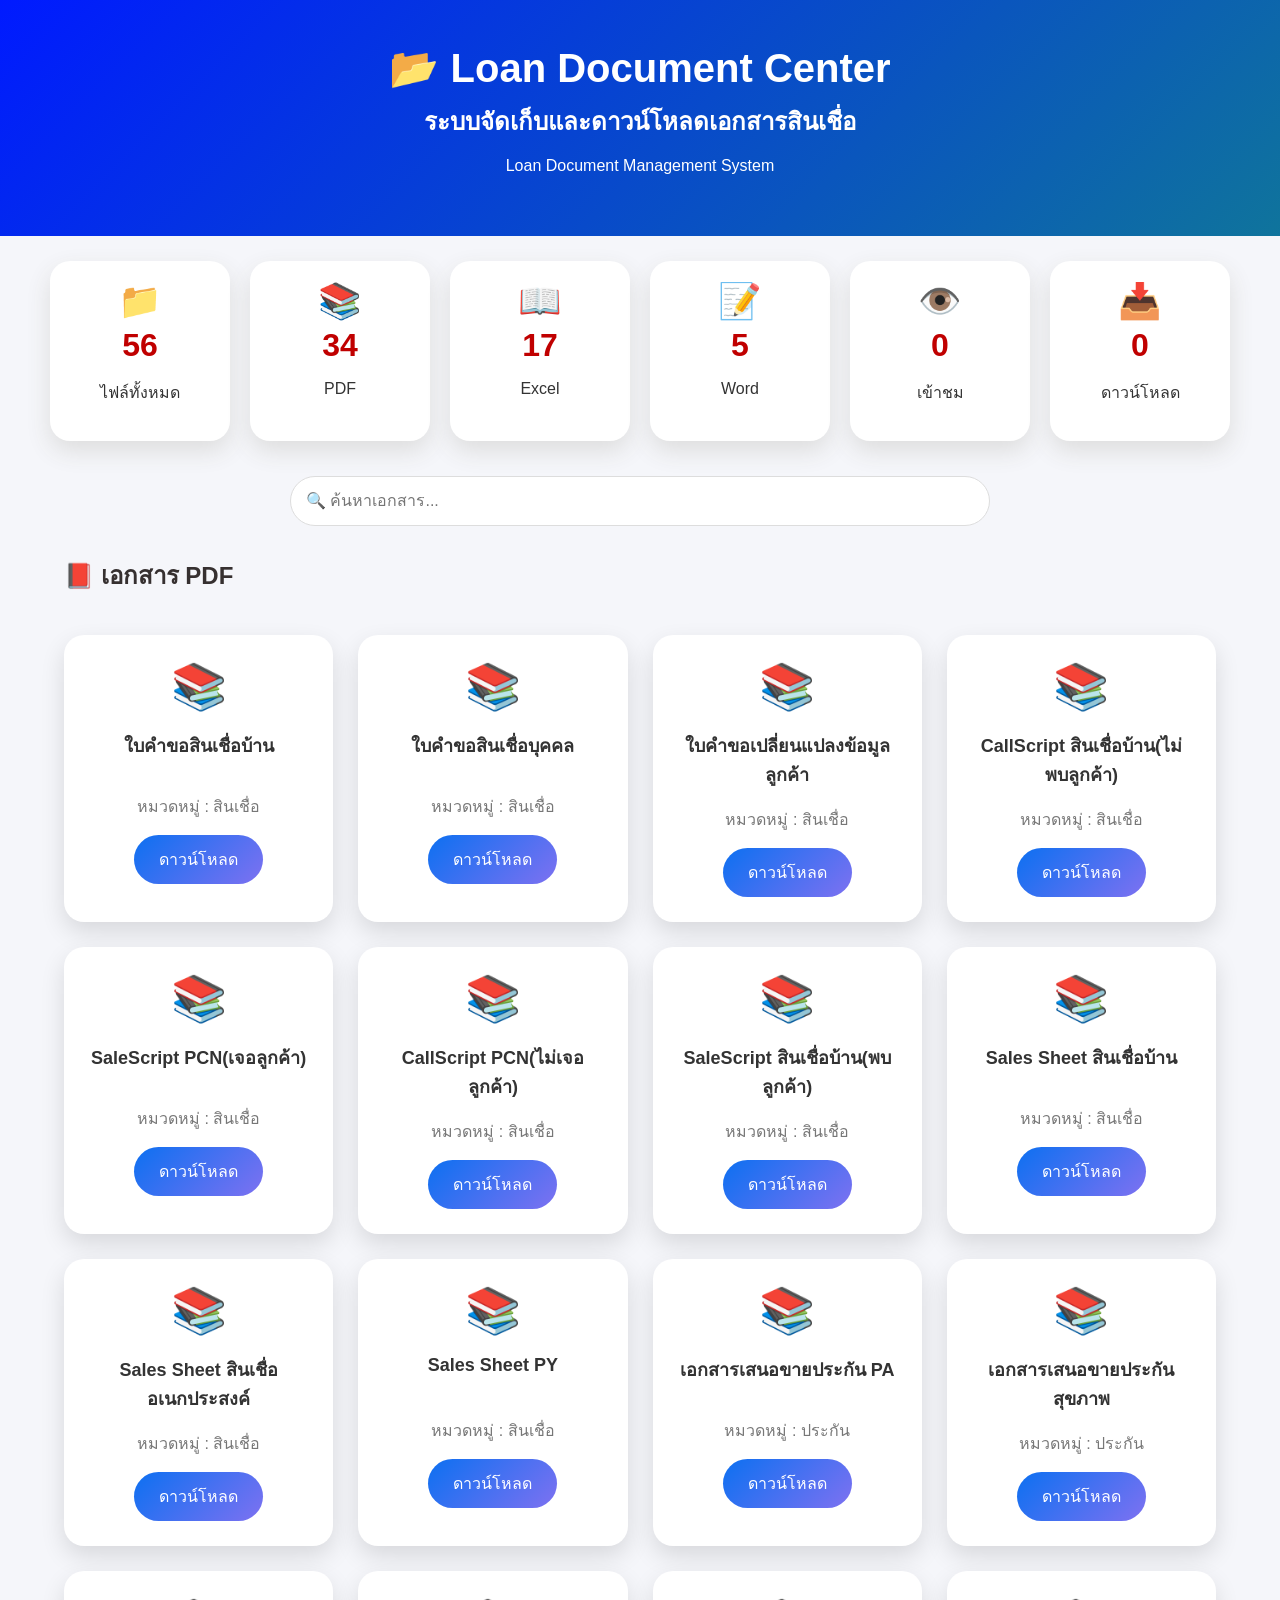
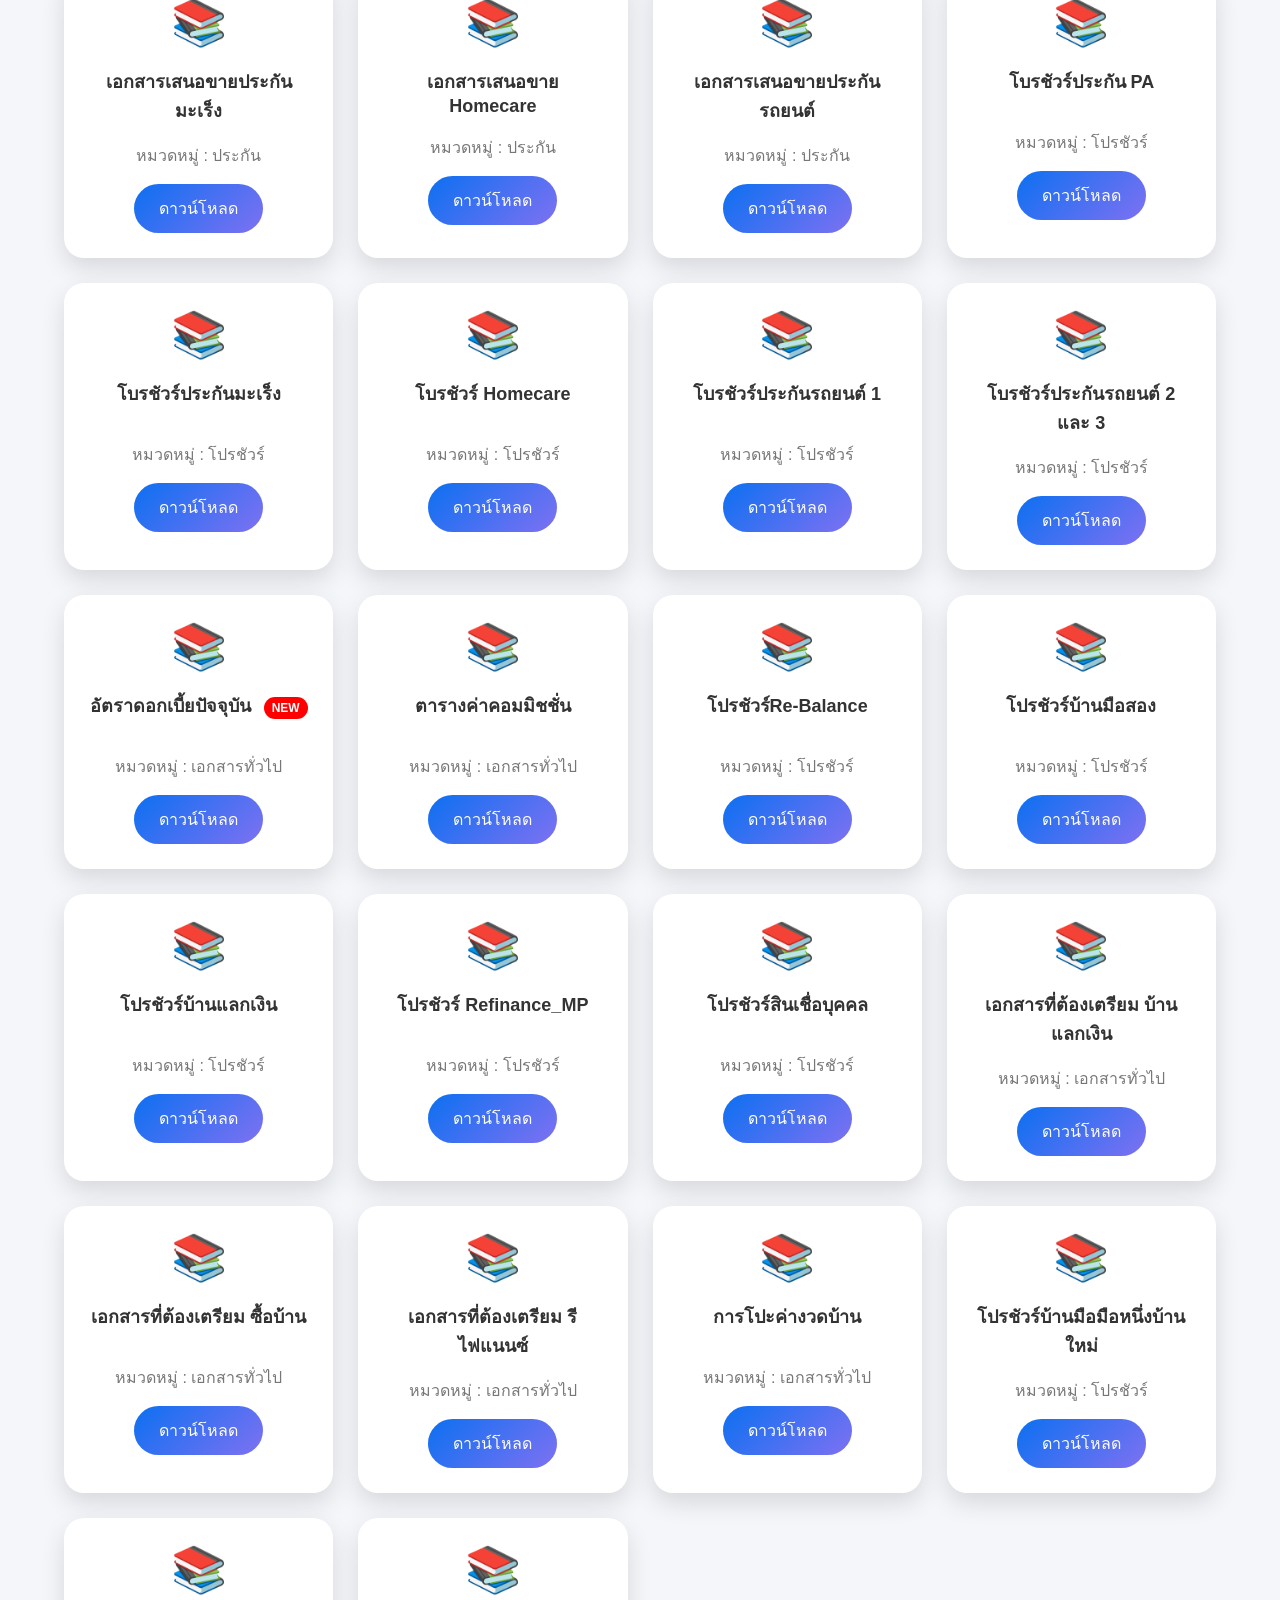
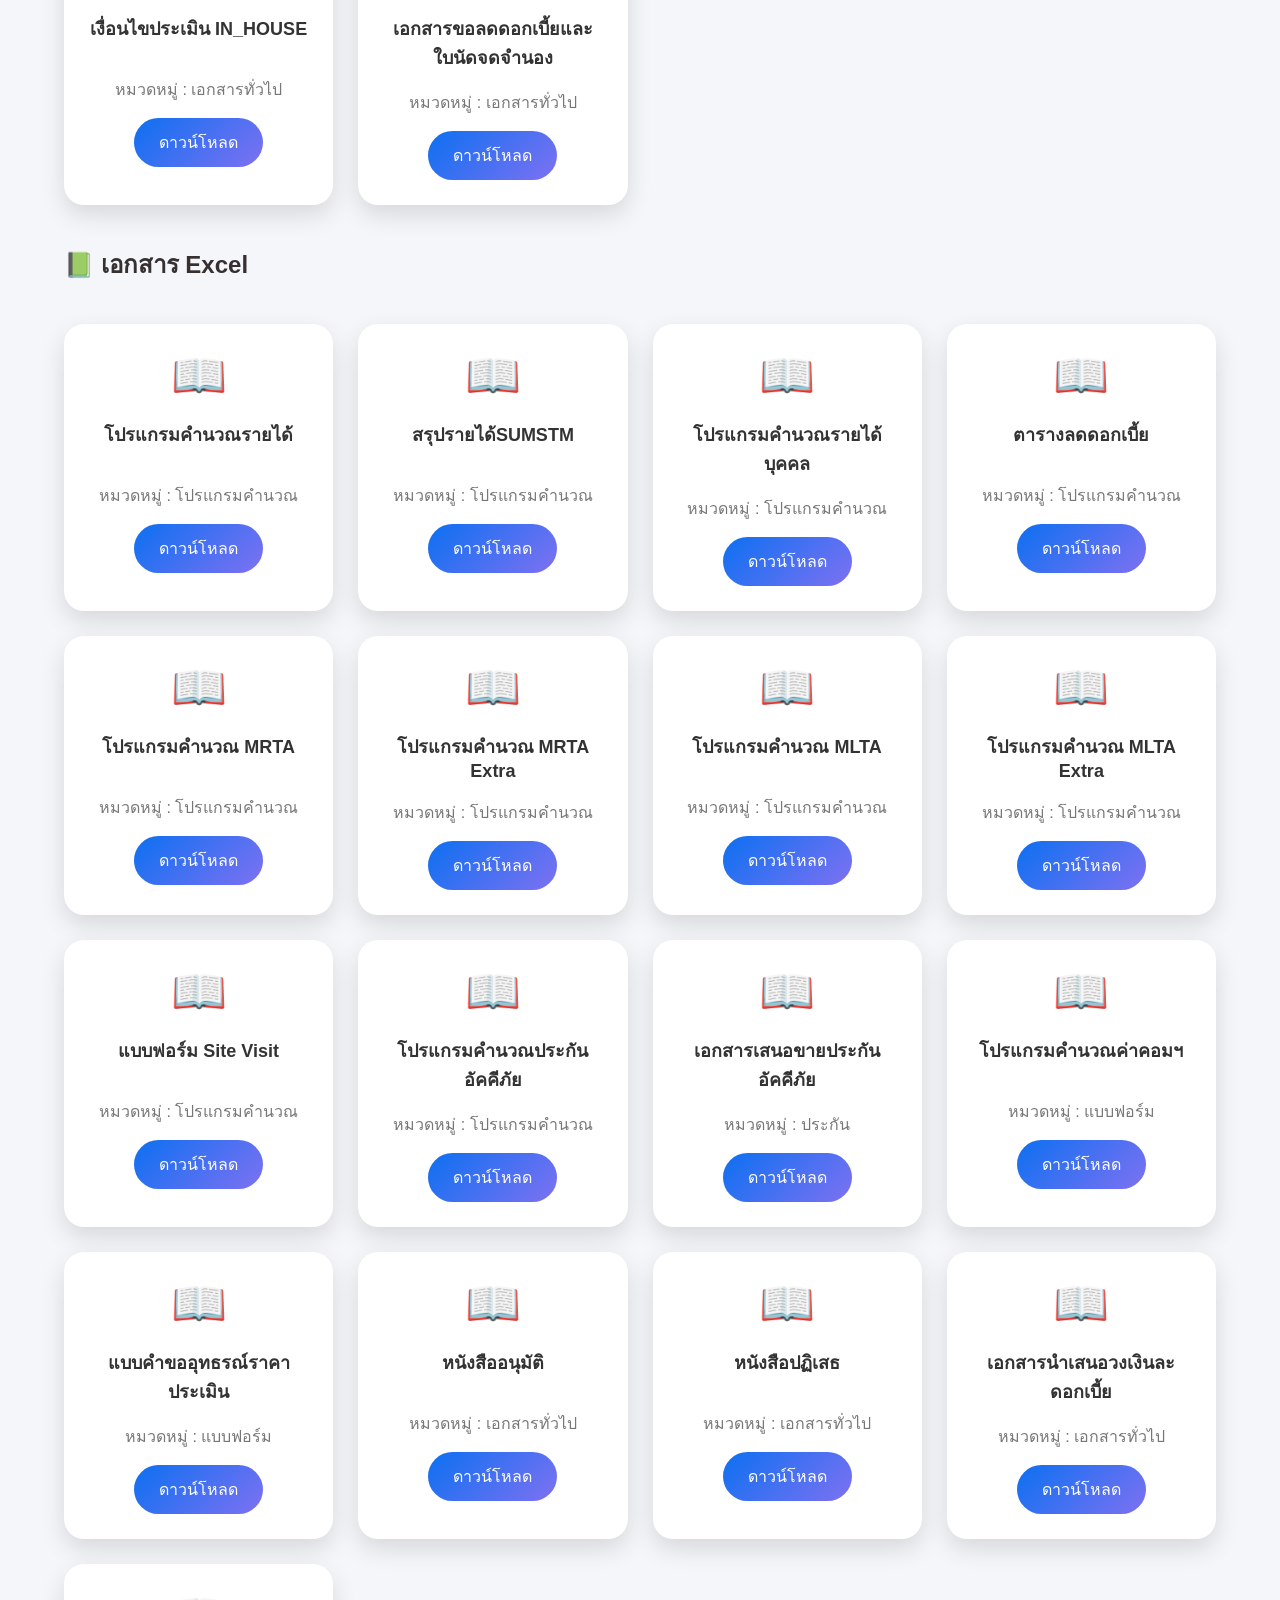
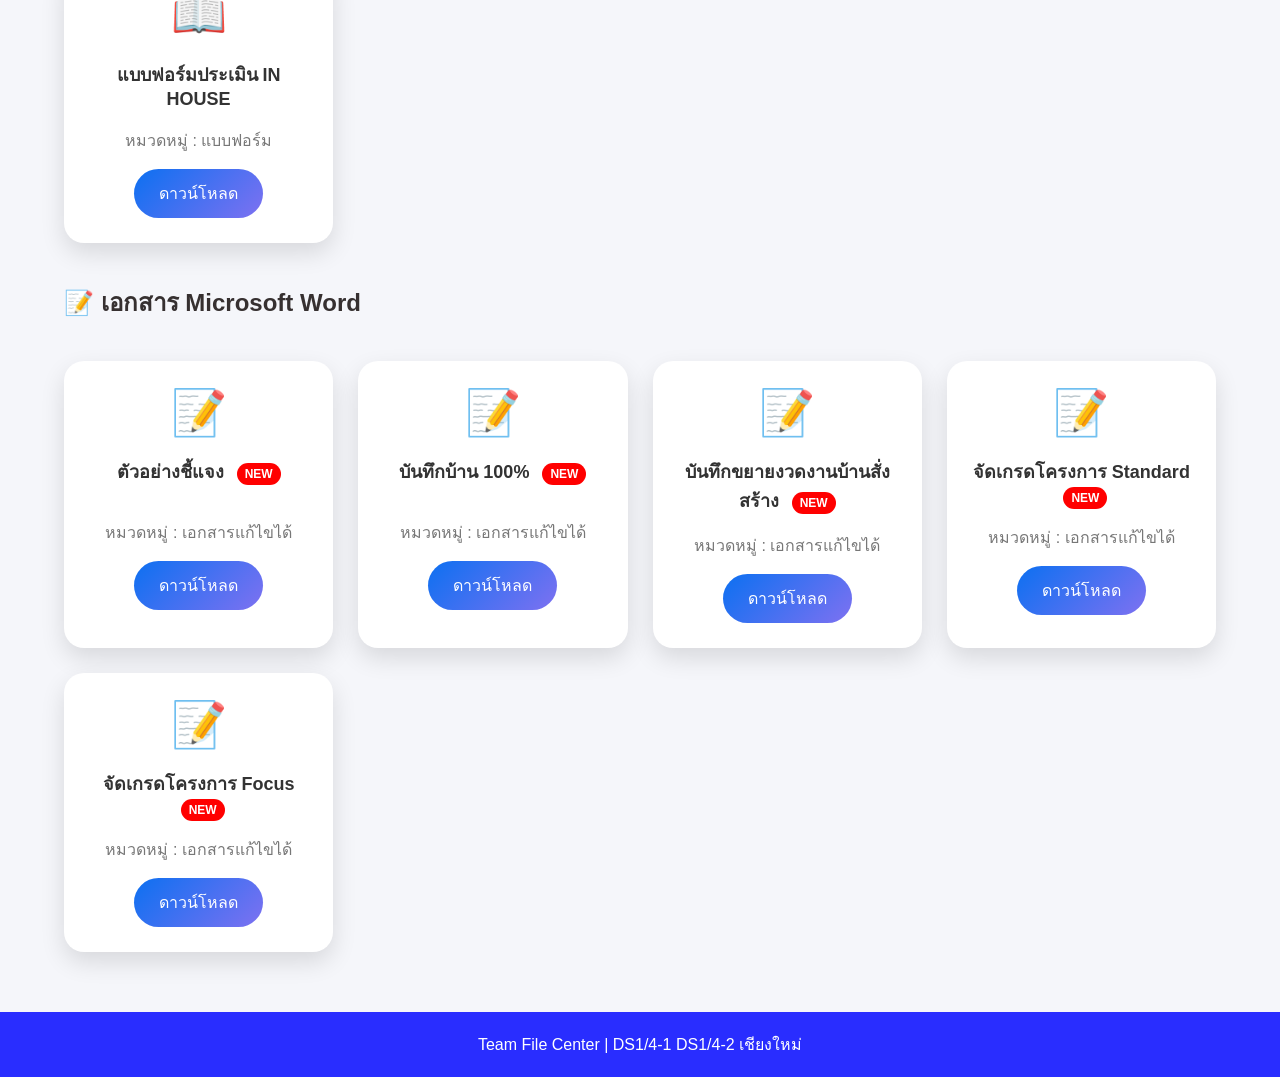
<file: index.html>
<!DOCTYPE html>
<html lang="th">

<head>

<meta charset="UTF-8">

<meta name="viewport" content="width=device-width, initial-scale=1.0">

<title>
Loan Document Center
</title>

<link rel="stylesheet" href="style.css">
<link rel="manifest" href="manifest.json">
<meta name="theme-color" content="#b71c1c">
</head>


<body>


<header>

<h1>
📂 Loan Document Center
</h1>

<h2>
ระบบจัดเก็บและดาวน์โหลดเอกสารสินเชื่อ
</h2>

<p>
Loan Document Management System
</p>

</header>



<section class="dashboard">


<div class="stat">
<span>📁</span>
<h3 id="allCount">0</h3>
<p>ไฟล์ทั้งหมด</p>
</div>


<div class="stat pdf-box">
<span>&#x1F4DA;</span>
<h3 id="pdfCount">0</h3>
<p>PDF</p>
</div>


<div class="stat excel-box">
<span>&#x1F4D6;</span>
<h3 id="excelCount">0</h3>
<p>Excel</p>
</div>

<div class="stat word-box">
<span>&#x1F4DD;</span>
<h3 id="wordCount">0</h3>
<p>Word</p>
</div>

<div class="stat">
<span>👁️</span>
<h3 id="viewCount">0</h3>
<p>เข้าชม</p>
</div>

<div class="stat">
<span>&#x1F4E5;</span>
<h3 id="downloadCount">0</h3>
<p>ดาวน์โหลด</p>
</div>

</section>




<div class="search">

<input 
id="search"
placeholder="🔍 ค้นหาเอกสาร..."
>

</div>




<section>

<h2 class="title">
📕 เอกสาร PDF
</h2>


<div 
id="pdfList"
class="grid">
</div>


</section>




<section>

<h2 class="title">
📗 เอกสาร Excel
</h2>


<div 
id="excelList"
class="grid">
</div>


</section>

<section>

<h2 class="title">
&#x1F4DD; เอกสาร Microsoft Word
</h2>

<div
id="wordList"
class="grid">
</div>

</section>

<footer>

Team File Center | DS1/4-1 DS1/4-2 เชียงใหม่

</footer>




<script src="files-data.js"></script>

<script src="app.js"></script>

<script>
if ("serviceWorker" in navigator) {
  navigator.serviceWorker.register("./service-worker.js");
}
</script>
<script>
// ระบบตรวจสอบการอัปเดตเว็บไซต์อัตโนมัติ

(function () {

    if (location.protocol === "file:") return;

    const files = [
        "./files-data.js",
        "./app.js",
        "./style.css",
        "./index.html"
    ];

    let lastVersion = null;
    let checking = false;

    async function checkUpdate() {

        if (checking || document.hidden) return;
        checking = true;

        try {

            const currentVersion = JSON.stringify(
                await Promise.all(files.map(async file => {

                    const response = await fetch(file, {
                        cache: "no-store"
                    });

                    if (!response.ok) {
                        throw new Error("Update check failed");
                    }

                    return await response.text();

                }))
            );

            if (lastVersion === null) {

                lastVersion = currentVersion;

            } else if (lastVersion !== currentVersion) {

                window.location.reload();

            }

        } catch (error) {

            console.log("Update check:", error);

        } finally {

            checking = false;

        }

    }

    checkUpdate();

    setInterval(checkUpdate, 60000);

    document.addEventListener("visibilitychange", checkUpdate);

    window.addEventListener("online", checkUpdate);

})();
</script>
</body>

</html>
</file>
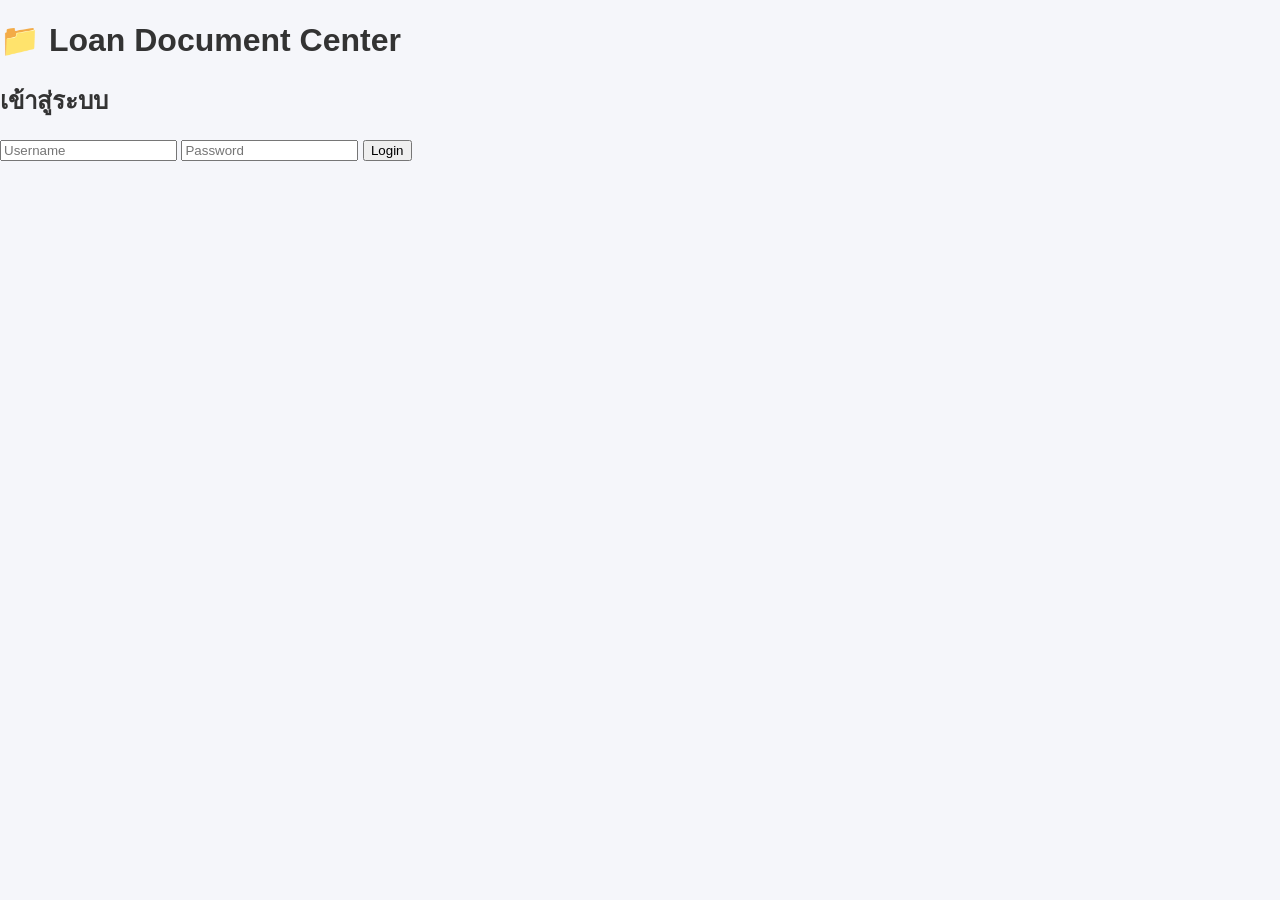
<file: login.html>
<!DOCTYPE html>
<html lang="th">

<head>
<meta charset="UTF-8">
<meta name="viewport" content="width=device-width, initial-scale=1.0">

<title>Loan Document Center - Login</title>

<link rel="stylesheet" href="style.css">

</head>

<body>

<div class="login-box">

<h1>📁 Loan Document Center</h1>

<h2>เข้าสู่ระบบ</h2>

<input 
id="username" 
type="text" 
placeholder="Username">

<input 
id="password" 
type="password" 
placeholder="Password">


<button onclick="login()">
Login
</button>


<p id="message"></p>

</div>

<script src="users-data.js"></script>
<script src="login.js"></script>

</body>

</html>
</file>
<file: style.css>
*{
box-sizing:border-box;
}



body{

margin:0;

font-family:
Tahoma,Arial,sans-serif;

background:#f5f6fa;

color:#333;

}



header{


background: linear-gradient(
135deg,
#001aff,
#0f749c
);


color:white;

text-align:center;

padding:45px 20px;


}



header h1 {
    font-size:40px;
    margin:0;
}

header h2 {
    margin:10px;
}





.dashboard{


display:flex;

justify-content:center;

gap:20px;

flex-wrap:wrap;

padding:25px;


}



.stat{


background:white;

width:180px;

padding:20px;

border-radius:20px;

text-align:center;


box-shadow:
0 10px 25px #ddd;


animation:
float 3s infinite;


}



.stat span{

font-size:35px;

}



.stat h3{

font-size:32px;

margin:5px;

color:#c00000;


}



@keyframes float{


50%{

transform:translateY(-8px);

}


}





.search{


text-align:center;

padding:10px;


}



.search input{


width:80%;

max-width:700px;

padding:15px;

border-radius:30px;

border:1px solid #ddd;

font-size:16px;


}





.title{


margin-left:5%;

color:#363030;


}




.grid{


display:grid;

grid-template-columns:
repeat(auto-fill,minmax(230px,1fr));


gap:25px;


padding:20px 5%;


}




.card{


background:white;

border-radius:20px;

padding:25px;

text-align:center;


box-shadow:

0 10px 25px rgba(0,0,0,.12);


transition:.3s;


animation:
show .5s;


}



.card:hover{


transform:
translateY(-10px);


}




@keyframes show{


from{

opacity:0;

transform:scale(.9);

}

to{

opacity:1;

}


}



.icon{


font-size:45px;


}



.card h3{


font-size:18px;


min-height:45px;


}



.card p{


color:#777;


}




.download{


display:inline-block;


background:

linear-gradient(
135deg,
#0c70f1,
#7e71f1
);


color:white;


padding:12px 25px;


border-radius:30px;


text-decoration:none;


}



.download:hover{


opacity:.8;


}




footer{


background:#292dff;

color:white;

text-align:center;

padding:20px;

margin-top:40px;


}




@media(max-width:600px){


header h1{

font-size:28px;

}


.stat{

width:140px;

}



.grid{


grid-template-columns:
1fr;


}


}

.new-badge{
background:red;
color:white;
font-size:12px;
padding:4px 8px;
border-radius:15px;
margin-left:8px;
animation:blink 1s infinite;
}

@keyframes blink{
50%{
opacity:0.3;
}
}
</file>
